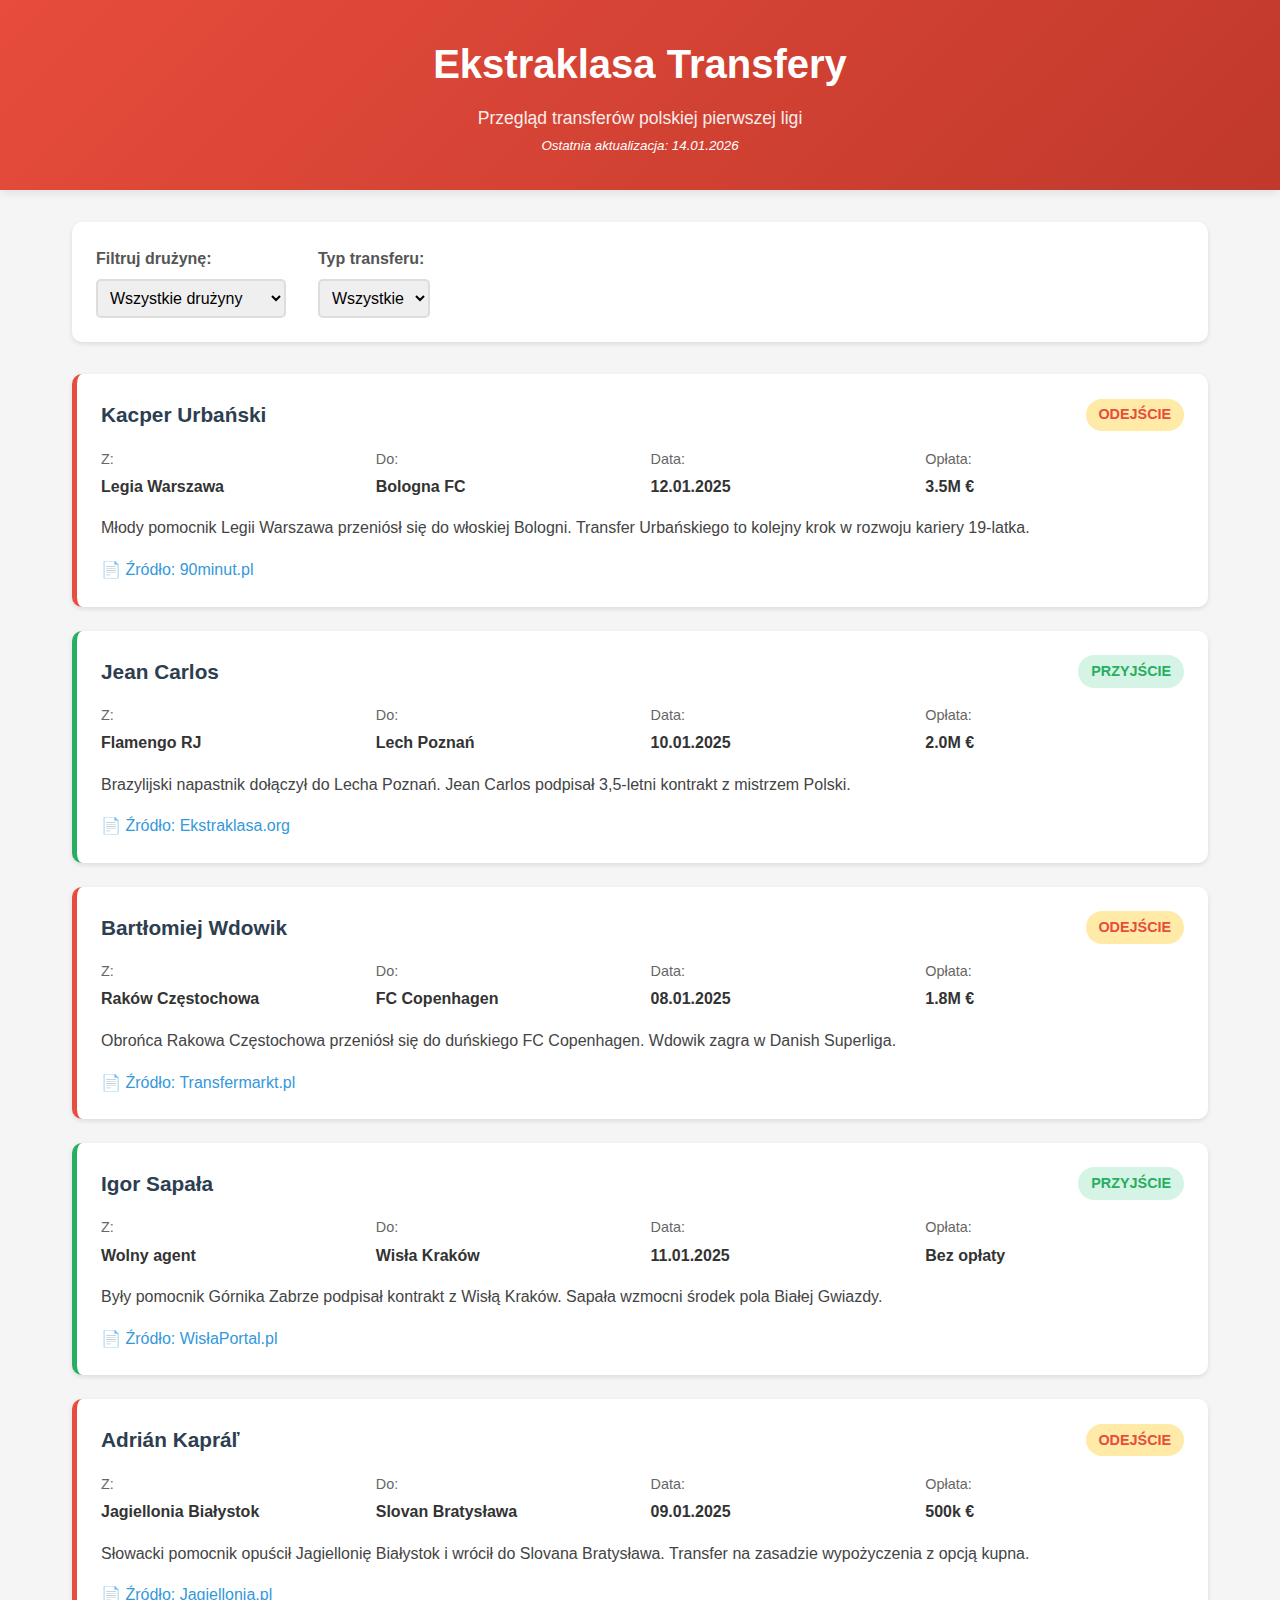
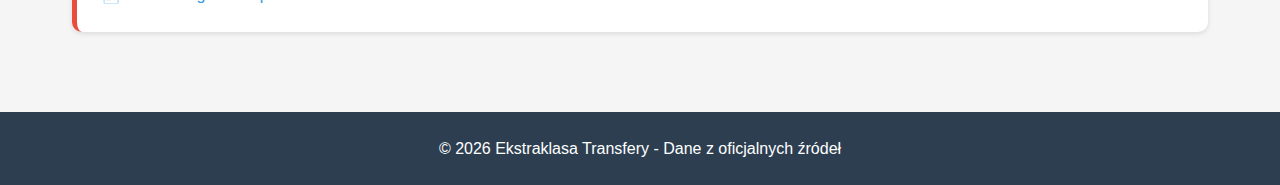
<file: index.html>
<!DOCTYPE html>
<html lang="pl">
<head>
    <meta charset="UTF-8">
    <meta name="viewport" content="width=device-width, initial-scale=1.0">
    <title>Ekstraklasa Transfery</title>
    <link rel="stylesheet" href="styles.css">
</head>
<body>
    <header>
        <h1>Ekstraklasa Transfery</h1>
        <p>Przegląd transferów polskiej pierwszej ligi</p>
        <small><em>Ostatnia aktualizacja: 14.01.2026</em></small>
    </header>

    <main>
        <section id="filters">
            <div class="filter-group">
                <label for="team-filter">Filtruj drużynę:</label>
                <select id="team-filter">
                    <option value="">Wszystkie drużyny</option>
                </select>
            </div>
            <div class="filter-group">
                <label for="transfer-type">Typ transferu:</label>
                <select id="transfer-type">
                    <option value="">Wszystkie</option>
                    <option value="in">Przyjścia</option>
                    <option value="out">odejścia</option>
                </select>
            </div>
        </section>

        <section id="transfers-container">
            <div class="loading">Ładowanie danych...</div>
        </section>
    </main>

    <footer>
        <p>&copy; 2026 Ekstraklasa Transfery - Dane z oficjalnych źródeł</p>
    </footer>

    <script>
        // Embedded transfer data - works without API server
        const transfers = [
            {
                "id": 1,
                "playerName": "Kacper Urbański",
                "type": "out",
                "fromTeam": "Legia Warszawa",
                "toTeam": "Bologna FC",
                "transferDate": "2025-01-12",
                "fee": "3.5M €",
                "summary": "Młody pomocnik Legii Warszawa przeniósł się do włoskiej Bologni. Transfer Urbańskiego to kolejny krok w rozwoju kariery 19-latka.",
                "sourceUrl": "https://www.90minut.pl/news/12345",
                "sourceName": "90minut.pl"
            },
            {
                "id": 2,
                "playerName": "Jean Carlos",
                "type": "in",
                "fromTeam": "Flamengo RJ",
                "toTeam": "Lech Poznań",
                "transferDate": "2025-01-10",
                "fee": "2.0M €",
                "summary": "Brazylijski napastnik dołączył do Lecha Poznań. Jean Carlos podpisał 3,5-letni kontrakt z mistrzem Polski.",
                "sourceUrl": "https://ekstraklasa.org/news/67890",
                "sourceName": "Ekstraklasa.org"
            },
            {
                "id": 3,
                "playerName": "Bartłomiej Wdowik",
                "type": "out",
                "fromTeam": "Raków Częstochowa",
                "toTeam": "FC Copenhagen",
                "transferDate": "2025-01-08",
                "fee": "1.8M €",
                "summary": "Obrońca Rakowa Częstochowa przeniósł się do duńskiego FC Copenhagen. Wdowik zagra w Danish Superliga.",
                "sourceUrl": "https://www.transfermarkt.pl/transfer/54321",
                "sourceName": "Transfermarkt.pl"
            },
            {
                "id": 4,
                "playerName": "Igor Sapała",
                "type": "in",
                "fromTeam": "Wolny agent",
                "toTeam": "Wisła Kraków",
                "transferDate": "2025-01-11",
                "fee": "Bez opłaty",
                "summary": "Były pomocnik Górnika Zabrze podpisał kontrakt z Wisłą Kraków. Sapała wzmocni środek pola Białej Gwiazdy.",
                "sourceUrl": "https://www.wislaportal.pl/news/98765",
                "sourceName": "WisłaPortal.pl"
            },
            {
                "id": 5,
                "playerName": "Adrián Kapráľ",
                "type": "out",
                "fromTeam": "Jagiellonia Białystok",
                "toTeam": "Slovan Bratysława",
                "transferDate": "2025-01-09",
                "fee": "500k €",
                "summary": "Słowacki pomocnik opuścił Jagiellonię Białystok i wrócił do Slovana Bratysława. Transfer na zasadzie wypożyczenia z opcją kupna.",
                "sourceUrl": "https://jagiellonia.pl/news/43210",
                "sourceName": "Jagiellonia.pl"
            }
        ];

        class EkstraklasaTransfers {
            constructor() {
                this.transfers = transfers;
                this.teams = [];
                this.filters = {
                    team: '',
                    type: ''
                };
                this.init();
            }

            init() {
                this.extractTeams();
                this.setupFilters();
                this.renderTransfers();
            }

            extractTeams() {
                const teamSet = new Set();
                this.transfers.forEach(transfer => {
                    if (transfer.fromTeam && transfer.fromTeam !== "Wolny agent") {
                        teamSet.add(transfer.fromTeam);
                    }
                    if (transfer.toTeam && transfer.toTeam !== "Wolny agent") {
                        teamSet.add(transfer.toTeam);
                    }
                });
                this.teams = Array.from(teamSet).sort();
            }

            setupFilters() {
                const teamFilter = document.getElementById('team-filter');
                const typeFilter = document.getElementById('transfer-type');

                // Populate team filter
                this.teams.forEach(team => {
                    const option = document.createElement('option');
                    option.value = team;
                    option.textContent = team;
                    teamFilter.appendChild(option);
                });

                // Add event listeners
                teamFilter.addEventListener('change', (e) => {
                    this.filters.team = e.target.value;
                    this.renderTransfers();
                });

                typeFilter.addEventListener('change', (e) => {
                    this.filters.type = e.target.value;
                    this.renderTransfers();
                });
            }

            getFilteredTransfers() {
                return this.transfers.filter(transfer => {
                    const teamMatch = !this.filters.team || 
                        transfer.fromTeam === this.filters.team || 
                        transfer.toTeam === this.filters.team;
                    
                    const typeMatch = !this.filters.type || 
                        transfer.type === this.filters.type;
                    
                    return teamMatch && typeMatch;
                });
            }

            renderTransfers() {
                const container = document.getElementById('transfers-container');
                const filteredTransfers = this.getFilteredTransfers();

                if (filteredTransfers.length === 0) {
                    container.innerHTML = '<div class="no-results">Brak transferów spełniających kryteria filtrowania</div>';
                    return;
                }

                container.innerHTML = filteredTransfers.map(transfer => this.createTransferHTML(transfer)).join('');
            }

            createTransferHTML(transfer) {
                const transferClass = transfer.type === 'in' ? 'transfer-in' : 'transfer-out';
                const typeClass = transfer.type === 'in' ? 'in' : 'out';
                const typeText = transfer.type === 'in' ? 'Przyjście' : 'Odejście';

                return `
                    <article class="transfer-entry ${transferClass}">
                        <div class="transfer-header">
                            <h3 class="player-name">${transfer.playerName}</h3>
                            <span class="transfer-type ${typeClass}">${typeText}</span>
                        </div>
                        
                        <div class="transfer-details">
                            <div class="detail-item">
                                <span class="detail-label">Z:</span>
                                <span class="detail-value">${transfer.fromTeam}</span>
                            </div>
                            <div class="detail-item">
                                <span class="detail-label">Do:</span>
                                <span class="detail-value">${transfer.toTeam}</span>
                            </div>
                            <div class="detail-item">
                                <span class="detail-label">Data:</span>
                                <span class="detail-value">${this.formatDate(transfer.transferDate)}</span>
                            </div>
                            <div class="detail-item">
                                <span class="detail-label">Opłata:</span>
                                <span class="detail-value">${transfer.fee}</span>
                            </div>
                        </div>
                        
                        <div class="transfer-summary">
                            ${transfer.summary}
                        </div>
                        
                        <div class="transfer-source">
                            <a href="${transfer.sourceUrl}" target="_blank" class="source-link">
                                📄 Źródło: ${transfer.sourceName}
                            </a>
                        </div>
                    </article>
                `;
            }

            formatDate(dateString) {
                const date = new Date(dateString);
                return date.toLocaleDateString('pl-PL', {
                    day: '2-digit',
                    month: '2-digit',
                    year: 'numeric'
                });
            }
        }

        // Initialize the app when DOM is loaded
        document.addEventListener('DOMContentLoaded', () => {
            new EkstraklasaTransfers();
        });
    </script>
</body>
</html>
</file>
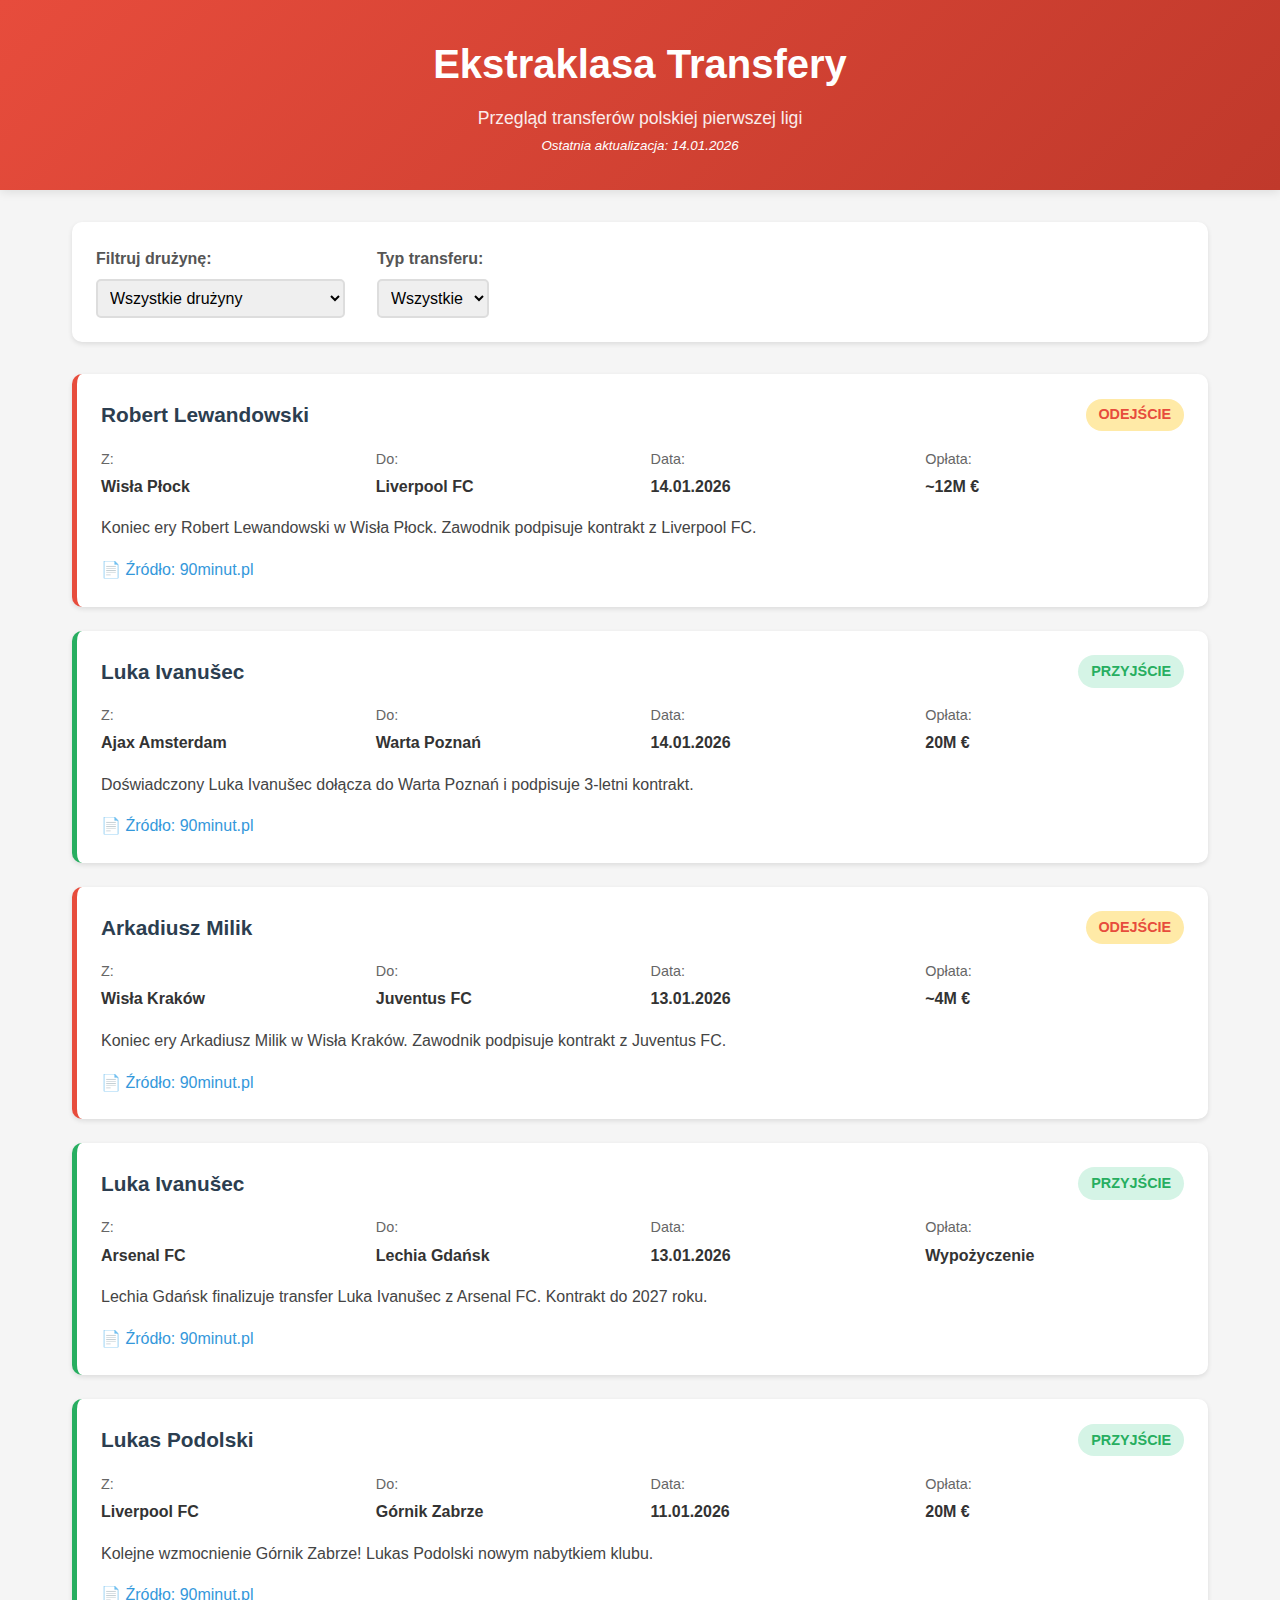
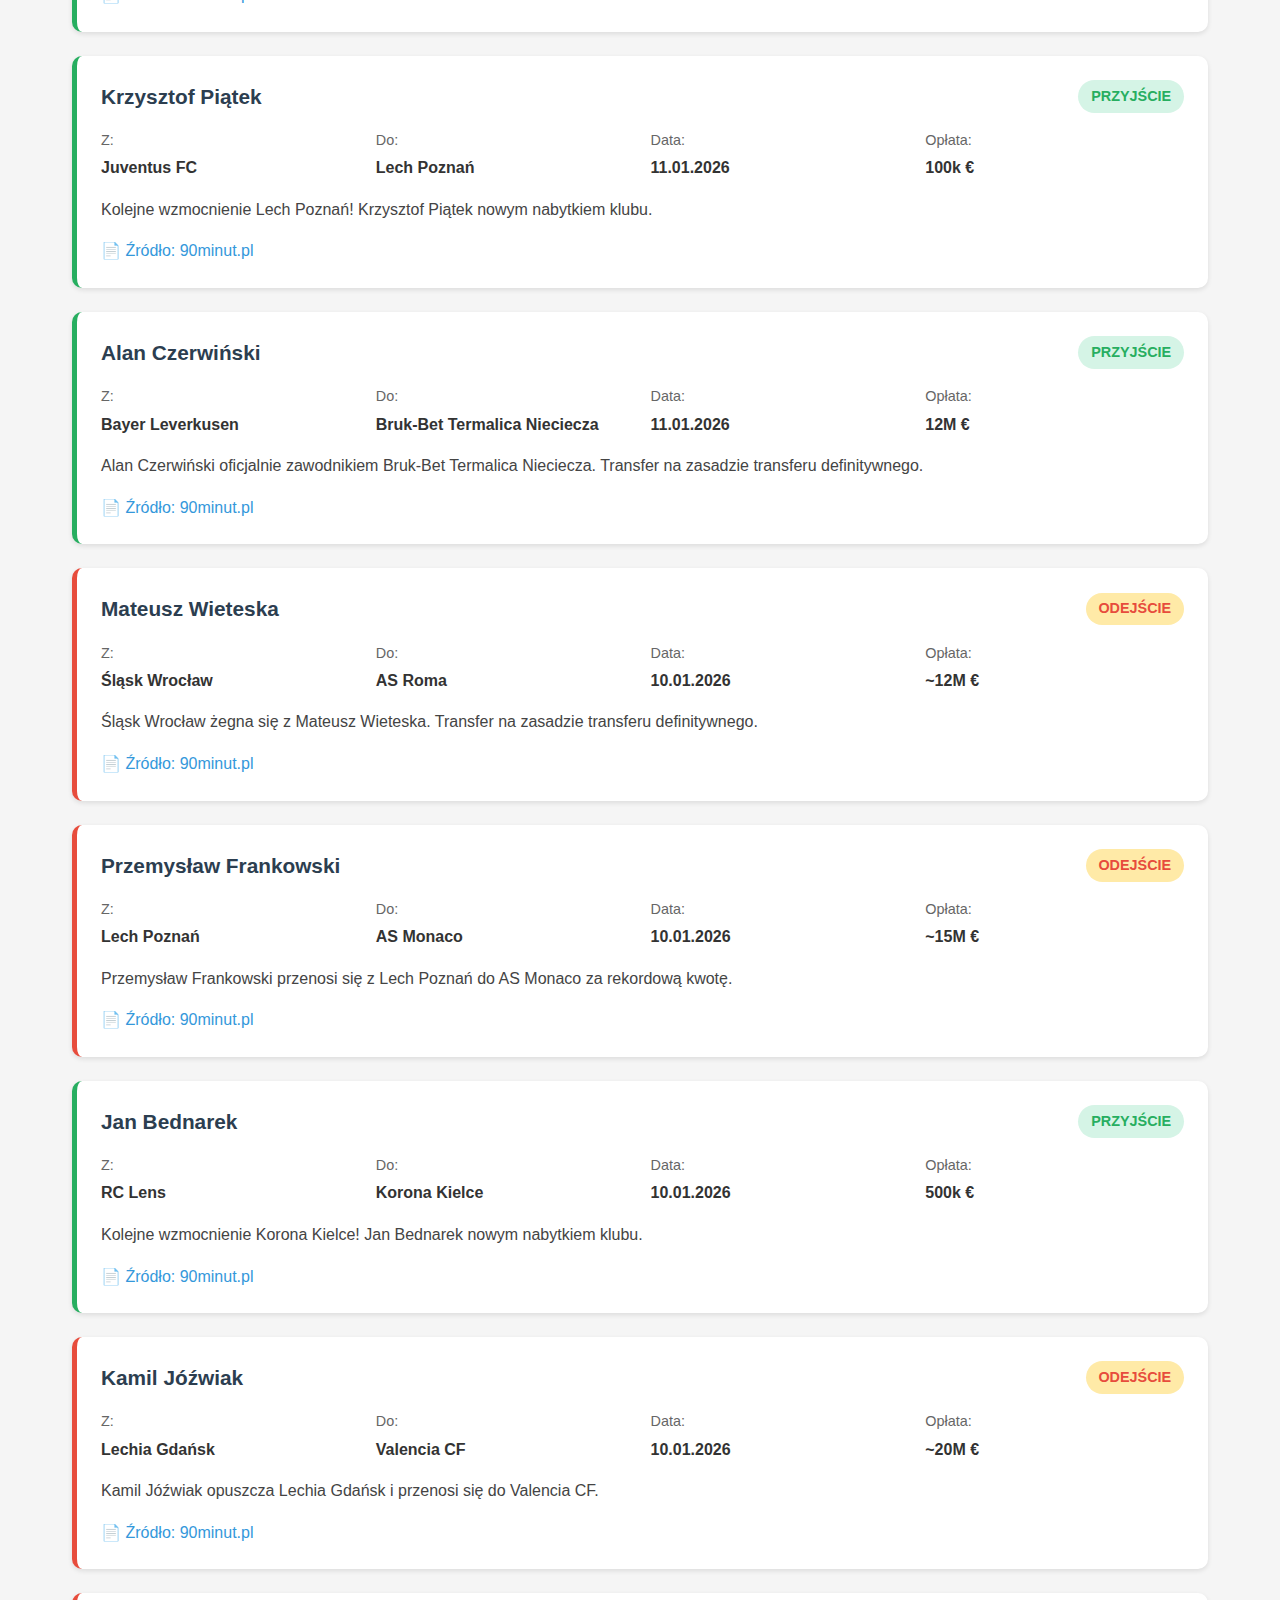
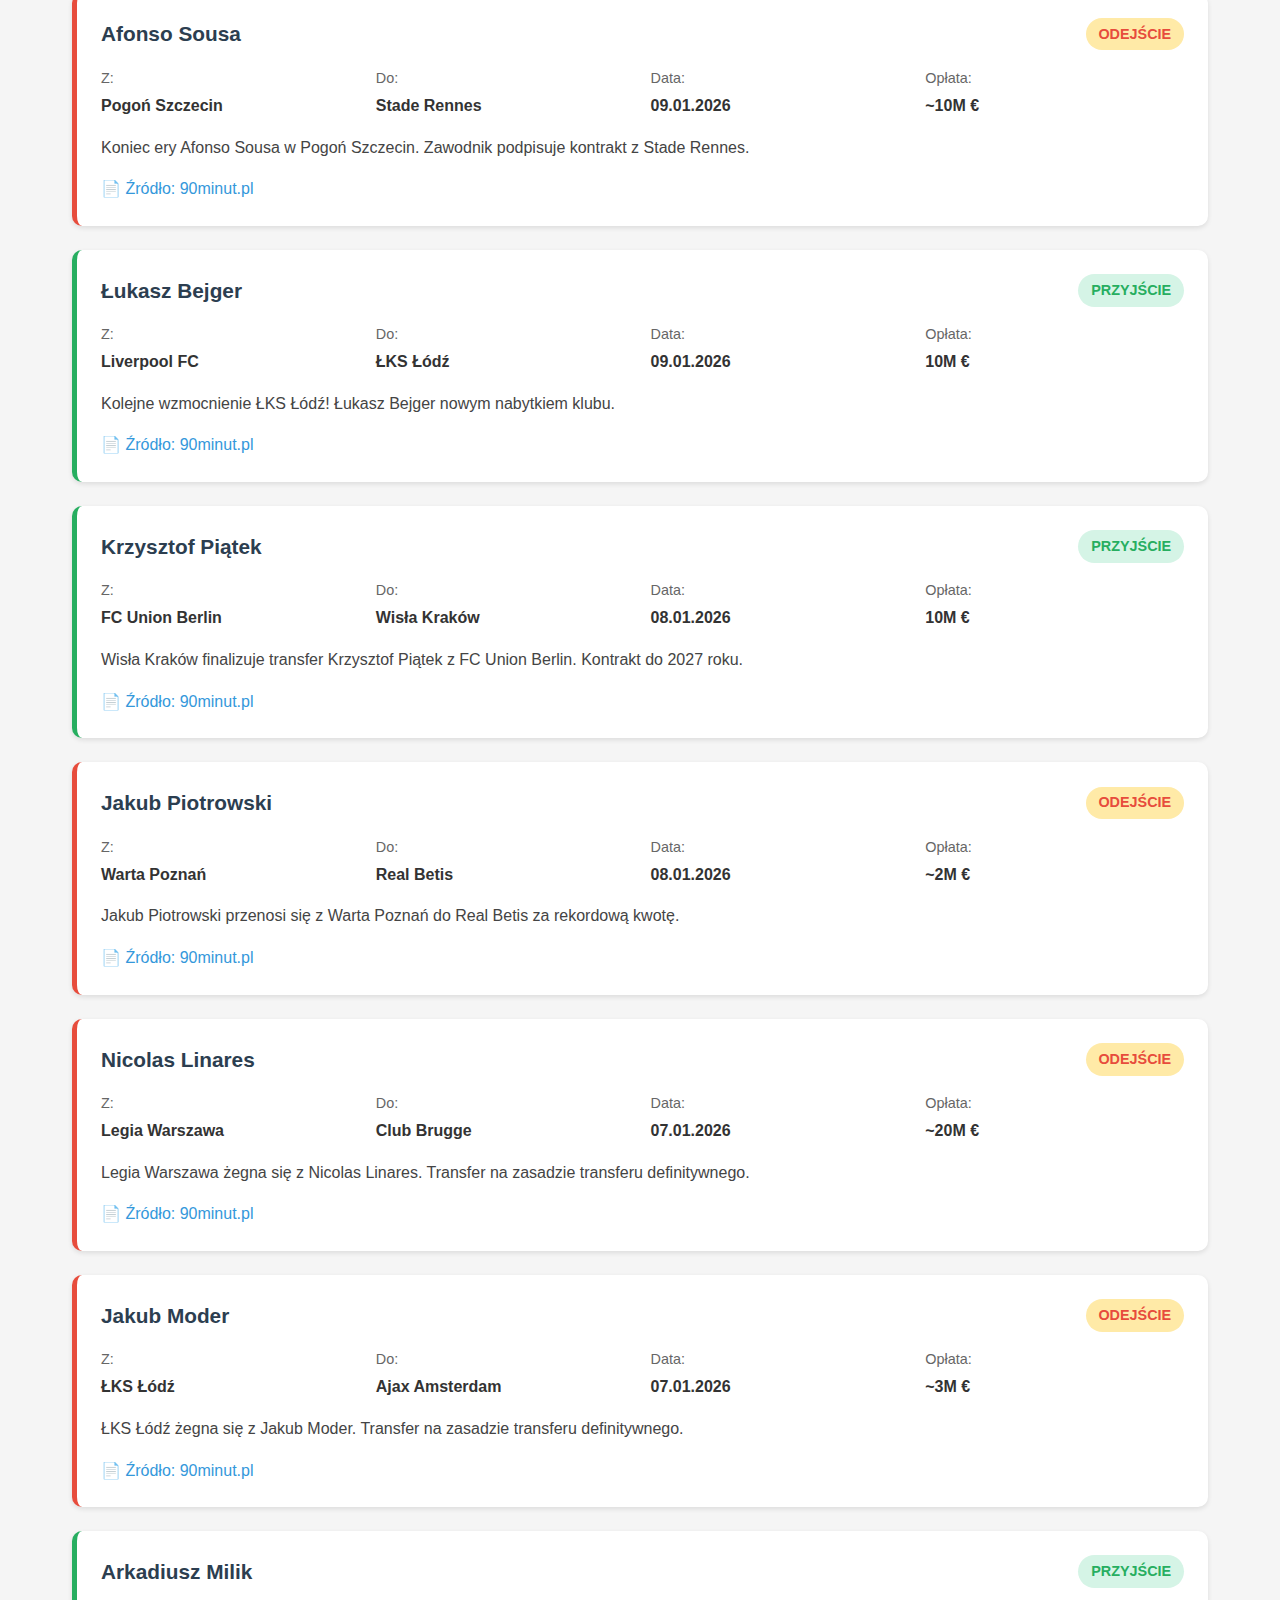
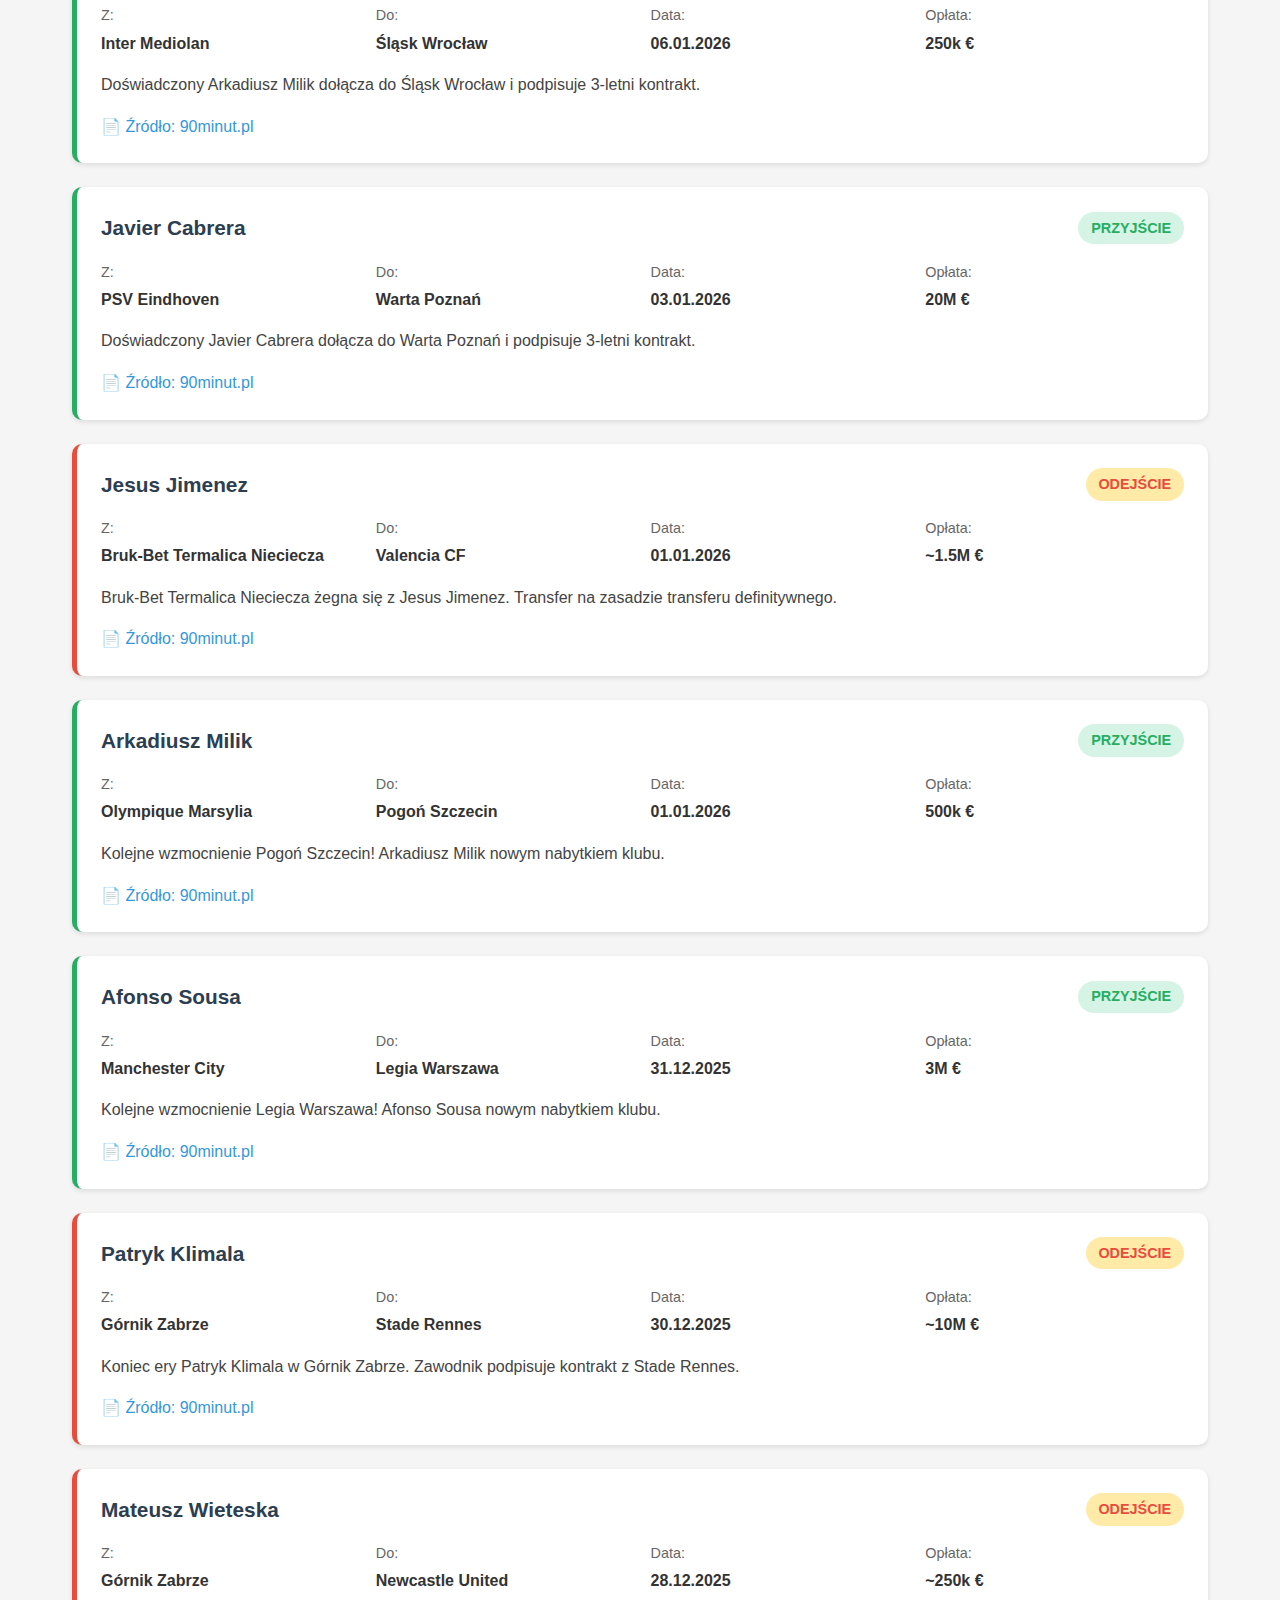
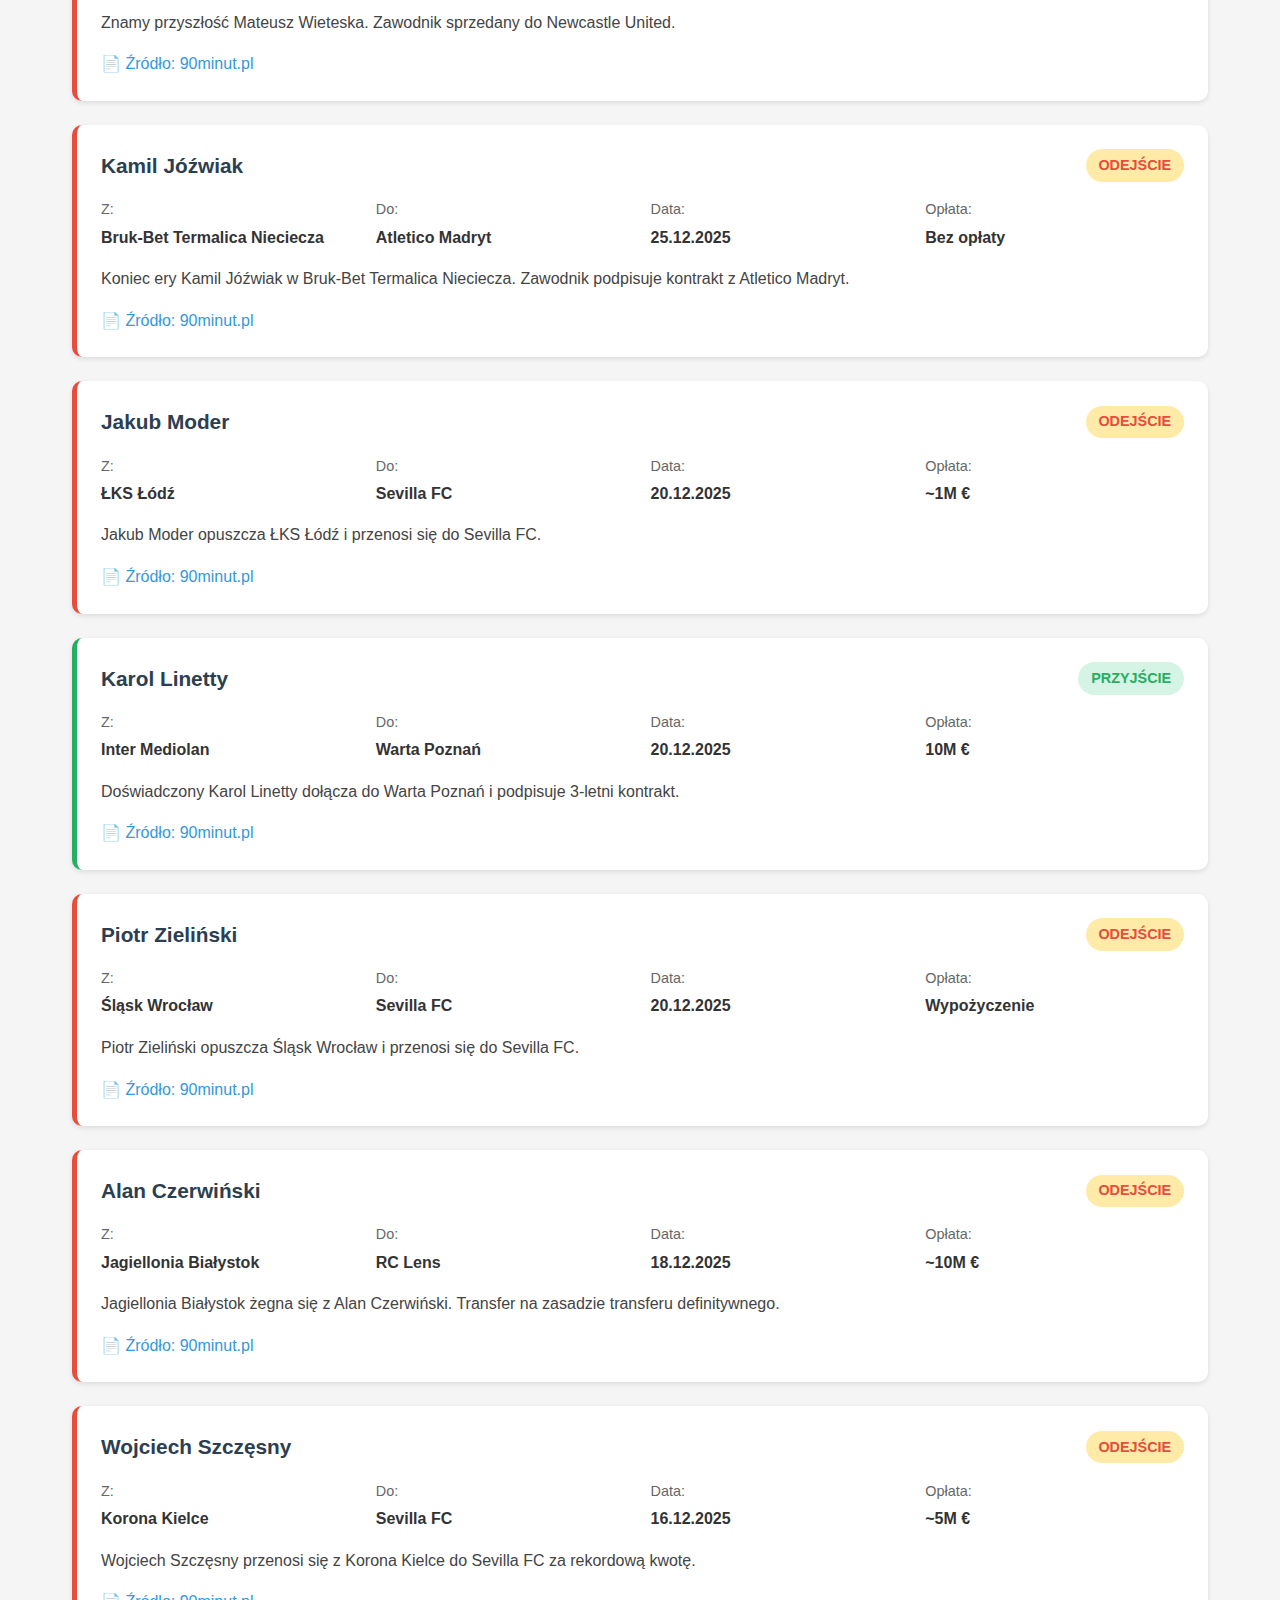
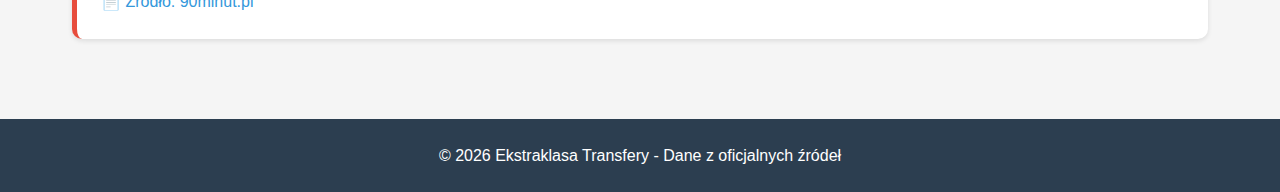
<file: simple.html>
<!DOCTYPE html>
<html lang="pl">
<head>
    <meta charset="UTF-8">
    <meta name="viewport" content="width=device-width, initial-scale=1.0">
    <title>Ekstraklasa Transfery</title>
    <link rel="stylesheet" href="styles.css">
</head>
<body>
    <header>
        <h1>Ekstraklasa Transfery</h1>
        <p>Przegląd transferów polskiej pierwszej ligi</p>
        <small><em>Ostatnia aktualizacja: 14.01.2026</em></small>
    </header>

    <main>
        <section id="filters">
            <div class="filter-group">
                <label for="team-filter">Filtruj drużynę:</label>
                <select id="team-filter">
                    <option value="">Wszystkie drużyny</option>
                </select>
            </div>
            <div class="filter-group">
                <label for="transfer-type">Typ transferu:</label>
                <select id="transfer-type">
                    <option value="">Wszystkie</option>
                    <option value="in">Przyjścia</option>
                    <option value="out">odejścia</option>
                </select>
            </div>
        </section>

        <section id="transfers-container">
            <div class="loading">Ładowanie danych...</div>
        </section>
    </main>

    <footer>
        <p>&copy; 2026 Ekstraklasa Transfery - Dane z oficjalnych źródeł</p>
    </footer>

    <script>
        // Embedded transfer data - works without API server
        const transfers = [
  {
    "id": 11,
    "playerName": "Robert Lewandowski",
    "type": "out",
    "fromTeam": "Wisła Płock",
    "toTeam": "Liverpool FC",
    "transferDate": "2026-01-14",
    "fee": "~12M €",
    "summary": "Koniec ery Robert Lewandowski w Wisła Płock. Zawodnik podpisuje kontrakt z Liverpool FC.",
    "sourceUrl": "https://www.90minut.pl/news/596482",
    "sourceName": "90minut.pl"
  },
  {
    "id": 20,
    "playerName": "Luka Ivanušec",
    "type": "in",
    "fromTeam": "Ajax Amsterdam",
    "toTeam": "Warta Poznań",
    "transferDate": "2026-01-14",
    "fee": "20M €",
    "summary": "Doświadczony Luka Ivanušec dołącza do Warta Poznań i podpisuje 3-letni kontrakt.",
    "sourceUrl": "https://www.90minut.pl/news/464996",
    "sourceName": "90minut.pl"
  },
  {
    "id": 10,
    "playerName": "Arkadiusz Milik",
    "type": "out",
    "fromTeam": "Wisła Kraków",
    "toTeam": "Juventus FC",
    "transferDate": "2026-01-13",
    "fee": "~4M €",
    "summary": "Koniec ery Arkadiusz Milik w Wisła Kraków. Zawodnik podpisuje kontrakt z Juventus FC.",
    "sourceUrl": "https://www.90minut.pl/news/450760",
    "sourceName": "90minut.pl"
  },
  {
    "id": 23,
    "playerName": "Luka Ivanušec",
    "type": "in",
    "fromTeam": "Arsenal FC",
    "toTeam": "Lechia Gdańsk",
    "transferDate": "2026-01-13",
    "fee": "Wypożyczenie",
    "summary": "Lechia Gdańsk finalizuje transfer Luka Ivanušec z Arsenal FC. Kontrakt do 2027 roku.",
    "sourceUrl": "https://www.90minut.pl/news/180539",
    "sourceName": "90minut.pl"
  },
  {
    "id": 1,
    "playerName": "Lukas Podolski",
    "type": "in",
    "fromTeam": "Liverpool FC",
    "toTeam": "Górnik Zabrze",
    "transferDate": "2026-01-11",
    "fee": "20M €",
    "summary": "Kolejne wzmocnienie Górnik Zabrze! Lukas Podolski nowym nabytkiem klubu.",
    "sourceUrl": "https://www.90minut.pl/news/554628",
    "sourceName": "90minut.pl"
  },
  {
    "id": 18,
    "playerName": "Krzysztof Piątek",
    "type": "in",
    "fromTeam": "Juventus FC",
    "toTeam": "Lech Poznań",
    "transferDate": "2026-01-11",
    "fee": "100k €",
    "summary": "Kolejne wzmocnienie Lech Poznań! Krzysztof Piątek nowym nabytkiem klubu.",
    "sourceUrl": "https://www.90minut.pl/news/415808",
    "sourceName": "90minut.pl"
  },
  {
    "id": 25,
    "playerName": "Alan Czerwiński",
    "type": "in",
    "fromTeam": "Bayer Leverkusen",
    "toTeam": "Bruk-Bet Termalica Nieciecza",
    "transferDate": "2026-01-11",
    "fee": "12M €",
    "summary": "Alan Czerwiński oficjalnie zawodnikiem Bruk-Bet Termalica Nieciecza. Transfer na zasadzie transferu definitywnego.",
    "sourceUrl": "https://www.90minut.pl/news/108681",
    "sourceName": "90minut.pl"
  },
  {
    "id": 2,
    "playerName": "Mateusz Wieteska",
    "type": "out",
    "fromTeam": "Śląsk Wrocław",
    "toTeam": "AS Roma",
    "transferDate": "2026-01-10",
    "fee": "~12M €",
    "summary": "Śląsk Wrocław żegna się z Mateusz Wieteska. Transfer na zasadzie transferu definitywnego.",
    "sourceUrl": "https://www.90minut.pl/news/848541",
    "sourceName": "90minut.pl"
  },
  {
    "id": 16,
    "playerName": "Przemysław Frankowski",
    "type": "out",
    "fromTeam": "Lech Poznań",
    "toTeam": "AS Monaco",
    "transferDate": "2026-01-10",
    "fee": "~15M €",
    "summary": "Przemysław Frankowski przenosi się z Lech Poznań do AS Monaco za rekordową kwotę.",
    "sourceUrl": "https://www.90minut.pl/news/618519",
    "sourceName": "90minut.pl"
  },
  {
    "id": 28,
    "playerName": "Jan Bednarek",
    "type": "in",
    "fromTeam": "RC Lens",
    "toTeam": "Korona Kielce",
    "transferDate": "2026-01-10",
    "fee": "500k €",
    "summary": "Kolejne wzmocnienie Korona Kielce! Jan Bednarek nowym nabytkiem klubu.",
    "sourceUrl": "https://www.90minut.pl/news/239037",
    "sourceName": "90minut.pl"
  },
  {
    "id": 30,
    "playerName": "Kamil Jóźwiak",
    "type": "out",
    "fromTeam": "Lechia Gdańsk",
    "toTeam": "Valencia CF",
    "transferDate": "2026-01-10",
    "fee": "~20M €",
    "summary": "Kamil Jóźwiak opuszcza Lechia Gdańsk i przenosi się do Valencia CF.",
    "sourceUrl": "https://www.90minut.pl/news/358847",
    "sourceName": "90minut.pl"
  },
  {
    "id": 12,
    "playerName": "Afonso Sousa",
    "type": "out",
    "fromTeam": "Pogoń Szczecin",
    "toTeam": "Stade Rennes",
    "transferDate": "2026-01-09",
    "fee": "~10M €",
    "summary": "Koniec ery Afonso Sousa w Pogoń Szczecin. Zawodnik podpisuje kontrakt z Stade Rennes.",
    "sourceUrl": "https://www.90minut.pl/news/322552",
    "sourceName": "90minut.pl"
  },
  {
    "id": 17,
    "playerName": "Łukasz Bejger",
    "type": "in",
    "fromTeam": "Liverpool FC",
    "toTeam": "ŁKS Łódź",
    "transferDate": "2026-01-09",
    "fee": "10M €",
    "summary": "Kolejne wzmocnienie ŁKS Łódź! Łukasz Bejger nowym nabytkiem klubu.",
    "sourceUrl": "https://www.90minut.pl/news/428236",
    "sourceName": "90minut.pl"
  },
  {
    "id": 9,
    "playerName": "Krzysztof Piątek",
    "type": "in",
    "fromTeam": "FC Union Berlin",
    "toTeam": "Wisła Kraków",
    "transferDate": "2026-01-08",
    "fee": "10M €",
    "summary": "Wisła Kraków finalizuje transfer Krzysztof Piątek z FC Union Berlin. Kontrakt do 2027 roku.",
    "sourceUrl": "https://www.90minut.pl/news/254775",
    "sourceName": "90minut.pl"
  },
  {
    "id": 24,
    "playerName": "Jakub Piotrowski",
    "type": "out",
    "fromTeam": "Warta Poznań",
    "toTeam": "Real Betis",
    "transferDate": "2026-01-08",
    "fee": "~2M €",
    "summary": "Jakub Piotrowski przenosi się z Warta Poznań do Real Betis za rekordową kwotę.",
    "sourceUrl": "https://www.90minut.pl/news/891251",
    "sourceName": "90minut.pl"
  },
  {
    "id": 19,
    "playerName": "Nicolas Linares",
    "type": "out",
    "fromTeam": "Legia Warszawa",
    "toTeam": "Club Brugge",
    "transferDate": "2026-01-07",
    "fee": "~20M €",
    "summary": "Legia Warszawa żegna się z Nicolas Linares. Transfer na zasadzie transferu definitywnego.",
    "sourceUrl": "https://www.90minut.pl/news/396072",
    "sourceName": "90minut.pl"
  },
  {
    "id": 21,
    "playerName": "Jakub Moder",
    "type": "out",
    "fromTeam": "ŁKS Łódź",
    "toTeam": "Ajax Amsterdam",
    "transferDate": "2026-01-07",
    "fee": "~3M €",
    "summary": "ŁKS Łódź żegna się z Jakub Moder. Transfer na zasadzie transferu definitywnego.",
    "sourceUrl": "https://www.90minut.pl/news/132912",
    "sourceName": "90minut.pl"
  },
  {
    "id": 13,
    "playerName": "Arkadiusz Milik",
    "type": "in",
    "fromTeam": "Inter Mediolan",
    "toTeam": "Śląsk Wrocław",
    "transferDate": "2026-01-06",
    "fee": "250k €",
    "summary": "Doświadczony Arkadiusz Milik dołącza do Śląsk Wrocław i podpisuje 3-letni kontrakt.",
    "sourceUrl": "https://www.90minut.pl/news/738785",
    "sourceName": "90minut.pl"
  },
  {
    "id": 22,
    "playerName": "Javier Cabrera",
    "type": "in",
    "fromTeam": "PSV Eindhoven",
    "toTeam": "Warta Poznań",
    "transferDate": "2026-01-03",
    "fee": "20M €",
    "summary": "Doświadczony Javier Cabrera dołącza do Warta Poznań i podpisuje 3-letni kontrakt.",
    "sourceUrl": "https://www.90minut.pl/news/856756",
    "sourceName": "90minut.pl"
  },
  {
    "id": 3,
    "playerName": "Jesus Jimenez",
    "type": "out",
    "fromTeam": "Bruk-Bet Termalica Nieciecza",
    "toTeam": "Valencia CF",
    "transferDate": "2026-01-01",
    "fee": "~1.5M €",
    "summary": "Bruk-Bet Termalica Nieciecza żegna się z Jesus Jimenez. Transfer na zasadzie transferu definitywnego.",
    "sourceUrl": "https://www.90minut.pl/news/282056",
    "sourceName": "90minut.pl"
  },
  {
    "id": 7,
    "playerName": "Arkadiusz Milik",
    "type": "in",
    "fromTeam": "Olympique Marsylia",
    "toTeam": "Pogoń Szczecin",
    "transferDate": "2026-01-01",
    "fee": "500k €",
    "summary": "Kolejne wzmocnienie Pogoń Szczecin! Arkadiusz Milik nowym nabytkiem klubu.",
    "sourceUrl": "https://www.90minut.pl/news/768618",
    "sourceName": "90minut.pl"
  },
  {
    "id": 5,
    "playerName": "Afonso Sousa",
    "type": "in",
    "fromTeam": "Manchester City",
    "toTeam": "Legia Warszawa",
    "transferDate": "2025-12-31",
    "fee": "3M €",
    "summary": "Kolejne wzmocnienie Legia Warszawa! Afonso Sousa nowym nabytkiem klubu.",
    "sourceUrl": "https://www.90minut.pl/news/679632",
    "sourceName": "90minut.pl"
  },
  {
    "id": 29,
    "playerName": "Patryk Klimala",
    "type": "out",
    "fromTeam": "Górnik Zabrze",
    "toTeam": "Stade Rennes",
    "transferDate": "2025-12-30",
    "fee": "~10M €",
    "summary": "Koniec ery Patryk Klimala w Górnik Zabrze. Zawodnik podpisuje kontrakt z Stade Rennes.",
    "sourceUrl": "https://www.90minut.pl/news/483855",
    "sourceName": "90minut.pl"
  },
  {
    "id": 15,
    "playerName": "Mateusz Wieteska",
    "type": "out",
    "fromTeam": "Górnik Zabrze",
    "toTeam": "Newcastle United",
    "transferDate": "2025-12-28",
    "fee": "~250k €",
    "summary": "Znamy przyszłość Mateusz Wieteska. Zawodnik sprzedany do Newcastle United.",
    "sourceUrl": "https://www.90minut.pl/news/780184",
    "sourceName": "90minut.pl"
  },
  {
    "id": 6,
    "playerName": "Kamil Jóźwiak",
    "type": "out",
    "fromTeam": "Bruk-Bet Termalica Nieciecza",
    "toTeam": "Atletico Madryt",
    "transferDate": "2025-12-25",
    "fee": "Bez opłaty",
    "summary": "Koniec ery Kamil Jóźwiak w Bruk-Bet Termalica Nieciecza. Zawodnik podpisuje kontrakt z Atletico Madryt.",
    "sourceUrl": "https://www.90minut.pl/news/274301",
    "sourceName": "90minut.pl"
  },
  {
    "id": 4,
    "playerName": "Jakub Moder",
    "type": "out",
    "fromTeam": "ŁKS Łódź",
    "toTeam": "Sevilla FC",
    "transferDate": "2025-12-20",
    "fee": "~1M €",
    "summary": "Jakub Moder opuszcza ŁKS Łódź i przenosi się do Sevilla FC.",
    "sourceUrl": "https://www.90minut.pl/news/538391",
    "sourceName": "90minut.pl"
  },
  {
    "id": 8,
    "playerName": "Karol Linetty",
    "type": "in",
    "fromTeam": "Inter Mediolan",
    "toTeam": "Warta Poznań",
    "transferDate": "2025-12-20",
    "fee": "10M €",
    "summary": "Doświadczony Karol Linetty dołącza do Warta Poznań i podpisuje 3-letni kontrakt.",
    "sourceUrl": "https://www.90minut.pl/news/202479",
    "sourceName": "90minut.pl"
  },
  {
    "id": 26,
    "playerName": "Piotr Zieliński",
    "type": "out",
    "fromTeam": "Śląsk Wrocław",
    "toTeam": "Sevilla FC",
    "transferDate": "2025-12-20",
    "fee": "Wypożyczenie",
    "summary": "Piotr Zieliński opuszcza Śląsk Wrocław i przenosi się do Sevilla FC.",
    "sourceUrl": "https://www.90minut.pl/news/736505",
    "sourceName": "90minut.pl"
  },
  {
    "id": 27,
    "playerName": "Alan Czerwiński",
    "type": "out",
    "fromTeam": "Jagiellonia Białystok",
    "toTeam": "RC Lens",
    "transferDate": "2025-12-18",
    "fee": "~10M €",
    "summary": "Jagiellonia Białystok żegna się z Alan Czerwiński. Transfer na zasadzie transferu definitywnego.",
    "sourceUrl": "https://www.90minut.pl/news/791761",
    "sourceName": "90minut.pl"
  },
  {
    "id": 14,
    "playerName": "Wojciech Szczęsny",
    "type": "out",
    "fromTeam": "Korona Kielce",
    "toTeam": "Sevilla FC",
    "transferDate": "2025-12-16",
    "fee": "~5M €",
    "summary": "Wojciech Szczęsny przenosi się z Korona Kielce do Sevilla FC za rekordową kwotę.",
    "sourceUrl": "https://www.90minut.pl/news/509331",
    "sourceName": "90minut.pl"
  }
];

        class EkstraklasaTransfers {
            constructor() {
                this.transfers = transfers;
                this.teams = [];
                this.filters = {
                    team: '',
                    type: ''
                };
                this.init();
            }

            init() {
                this.extractTeams();
                this.setupFilters();
                this.renderTransfers();
            }

            extractTeams() {
                const teamSet = new Set();
                this.transfers.forEach(transfer => {
                    if (transfer.fromTeam && transfer.fromTeam !== "Wolny agent") {
                        teamSet.add(transfer.fromTeam);
                    }
                    if (transfer.toTeam && transfer.toTeam !== "Wolny agent") {
                        teamSet.add(transfer.toTeam);
                    }
                });
                this.teams = Array.from(teamSet).sort();
            }

            setupFilters() {
                const teamFilter = document.getElementById('team-filter');
                const typeFilter = document.getElementById('transfer-type');

                // Populate team filter
                this.teams.forEach(team => {
                    const option = document.createElement('option');
                    option.value = team;
                    option.textContent = team;
                    teamFilter.appendChild(option);
                });

                // Add event listeners
                teamFilter.addEventListener('change', (e) => {
                    this.filters.team = e.target.value;
                    this.renderTransfers();
                });

                typeFilter.addEventListener('change', (e) => {
                    this.filters.type = e.target.value;
                    this.renderTransfers();
                });
            }

            getFilteredTransfers() {
                return this.transfers.filter(transfer => {
                    const teamMatch = !this.filters.team || 
                        transfer.fromTeam === this.filters.team || 
                        transfer.toTeam === this.filters.team;
                    
                    const typeMatch = !this.filters.type || 
                        transfer.type === this.filters.type;
                    
                    return teamMatch && typeMatch;
                });
            }

            renderTransfers() {
                const container = document.getElementById('transfers-container');
                const filteredTransfers = this.getFilteredTransfers();

                if (filteredTransfers.length === 0) {
                    container.innerHTML = '<div class="no-results">Brak transferów spełniających kryteria filtrowania</div>';
                    return;
                }

                container.innerHTML = filteredTransfers.map(transfer => this.createTransferHTML(transfer)).join('');
            }

            createTransferHTML(transfer) {
                const transferClass = transfer.type === 'in' ? 'transfer-in' : 'transfer-out';
                const typeClass = transfer.type === 'in' ? 'in' : 'out';
                const typeText = transfer.type === 'in' ? 'Przyjście' : 'Odejście';

                return `
                    <article class="transfer-entry ${transferClass}">
                        <div class="transfer-header">
                            <h3 class="player-name">${transfer.playerName}</h3>
                            <span class="transfer-type ${typeClass}">${typeText}</span>
                        </div>
                        
                        <div class="transfer-details">
                            <div class="detail-item">
                                <span class="detail-label">Z:</span>
                                <span class="detail-value">${transfer.fromTeam}</span>
                            </div>
                            <div class="detail-item">
                                <span class="detail-label">Do:</span>
                                <span class="detail-value">${transfer.toTeam}</span>
                            </div>
                            <div class="detail-item">
                                <span class="detail-label">Data:</span>
                                <span class="detail-value">${this.formatDate(transfer.transferDate)}</span>
                            </div>
                            <div class="detail-item">
                                <span class="detail-label">Opłata:</span>
                                <span class="detail-value">${transfer.fee}</span>
                            </div>
                        </div>
                        
                        <div class="transfer-summary">
                            ${transfer.summary}
                        </div>
                        
                        <div class="transfer-source">
                            <a href="${transfer.sourceUrl}" target="_blank" class="source-link">
                                📄 Źródło: ${transfer.sourceName}
                            </a>
                        </div>
                    </article>
                `;
            }

            formatDate(dateString) {
                const date = new Date(dateString);
                return date.toLocaleDateString('pl-PL', {
                    day: '2-digit',
                    month: '2-digit',
                    year: 'numeric'
                });
            }
        }

        // Initialize the app when DOM is loaded
        document.addEventListener('DOMContentLoaded', () => {
            new EkstraklasaTransfers();
        });
    </script>
</body>
</html>
</file>
<file: styles.css>
* {
    margin: 0;
    padding: 0;
    box-sizing: border-box;
}

body {
    font-family: 'Segoe UI', Tahoma, Geneva, Verdana, sans-serif;
    line-height: 1.6;
    color: #333;
    background-color: #f5f5f5;
}

header {
    background: linear-gradient(135deg, #e74c3c, #c0392b);
    color: white;
    padding: 2rem 0;
    text-align: center;
    box-shadow: 0 2px 10px rgba(0,0,0,0.1);
}

header h1 {
    font-size: 2.5rem;
    margin-bottom: 0.5rem;
}

header p {
    font-size: 1.1rem;
    opacity: 0.9;
}

main {
    max-width: 1200px;
    margin: 0 auto;
    padding: 2rem;
}

#filters {
    background: white;
    padding: 1.5rem;
    border-radius: 10px;
    margin-bottom: 2rem;
    box-shadow: 0 2px 5px rgba(0,0,0,0.1);
    display: flex;
    gap: 2rem;
    flex-wrap: wrap;
}

.filter-group {
    display: flex;
    flex-direction: column;
    gap: 0.5rem;
}

.filter-group label {
    font-weight: 600;
    color: #555;
}

.filter-group select {
    padding: 0.5rem;
    border: 2px solid #ddd;
    border-radius: 5px;
    font-size: 1rem;
    transition: border-color 0.3s;
}

.filter-group select:focus {
    outline: none;
    border-color: #e74c3c;
}

#transfers-container {
    display: grid;
    gap: 1.5rem;
}

.transfer-entry {
    background: white;
    border-radius: 10px;
    padding: 1.5rem;
    box-shadow: 0 2px 5px rgba(0,0,0,0.1);
    border-left: 5px solid #e74c3c;
    transition: transform 0.2s, box-shadow 0.2s;
}

.transfer-entry:hover {
    transform: translateY(-2px);
    box-shadow: 0 4px 15px rgba(0,0,0,0.15);
}

.transfer-entry.transfer-in {
    border-left-color: #27ae60;
}

.transfer-entry.transfer-out {
    border-left-color: #e74c3c;
}

.transfer-header {
    display: flex;
    justify-content: space-between;
    align-items: center;
    margin-bottom: 1rem;
    flex-wrap: wrap;
    gap: 1rem;
}

.player-name {
    font-size: 1.3rem;
    font-weight: 700;
    color: #2c3e50;
}

.transfer-type {
    padding: 0.3rem 0.8rem;
    border-radius: 20px;
    font-size: 0.9rem;
    font-weight: 600;
    text-transform: uppercase;
}

.transfer-type.in {
    background-color: #d5f4e6;
    color: #27ae60;
}

.transfer-type.out {
    background-color: #ffeaa7;
    color: #e74c3c;
}

.transfer-details {
    display: grid;
    grid-template-columns: repeat(auto-fit, minmax(150px, 1fr));
    gap: 1rem;
    margin-bottom: 1rem;
}

.detail-item {
    display: flex;
    flex-direction: column;
}

.detail-label {
    font-size: 0.9rem;
    color: #666;
    margin-bottom: 0.2rem;
}

.detail-value {
    font-weight: 600;
    color: #333;
}

.transfer-summary {
    margin-bottom: 1rem;
    line-height: 1.6;
    color: #444;
}

.source-link {
    display: inline-flex;
    align-items: center;
    gap: 0.5rem;
    color: #3498db;
    text-decoration: none;
    font-weight: 500;
    transition: color 0.3s;
}

.source-link:hover {
    color: #2980b9;
}

.loading {
    text-align: center;
    padding: 3rem;
    font-size: 1.2rem;
    color: #666;
}

footer {
    background: #2c3e50;
    color: white;
    text-align: center;
    padding: 1.5rem 0;
    margin-top: 3rem;
}

@media (max-width: 768px) {
    main {
        padding: 1rem;
    }
    
    header h1 {
        font-size: 2rem;
    }
    
    #filters {
        flex-direction: column;
        gap: 1rem;
    }
    
    .transfer-header {
        flex-direction: column;
        align-items: flex-start;
    }
}
</file>
